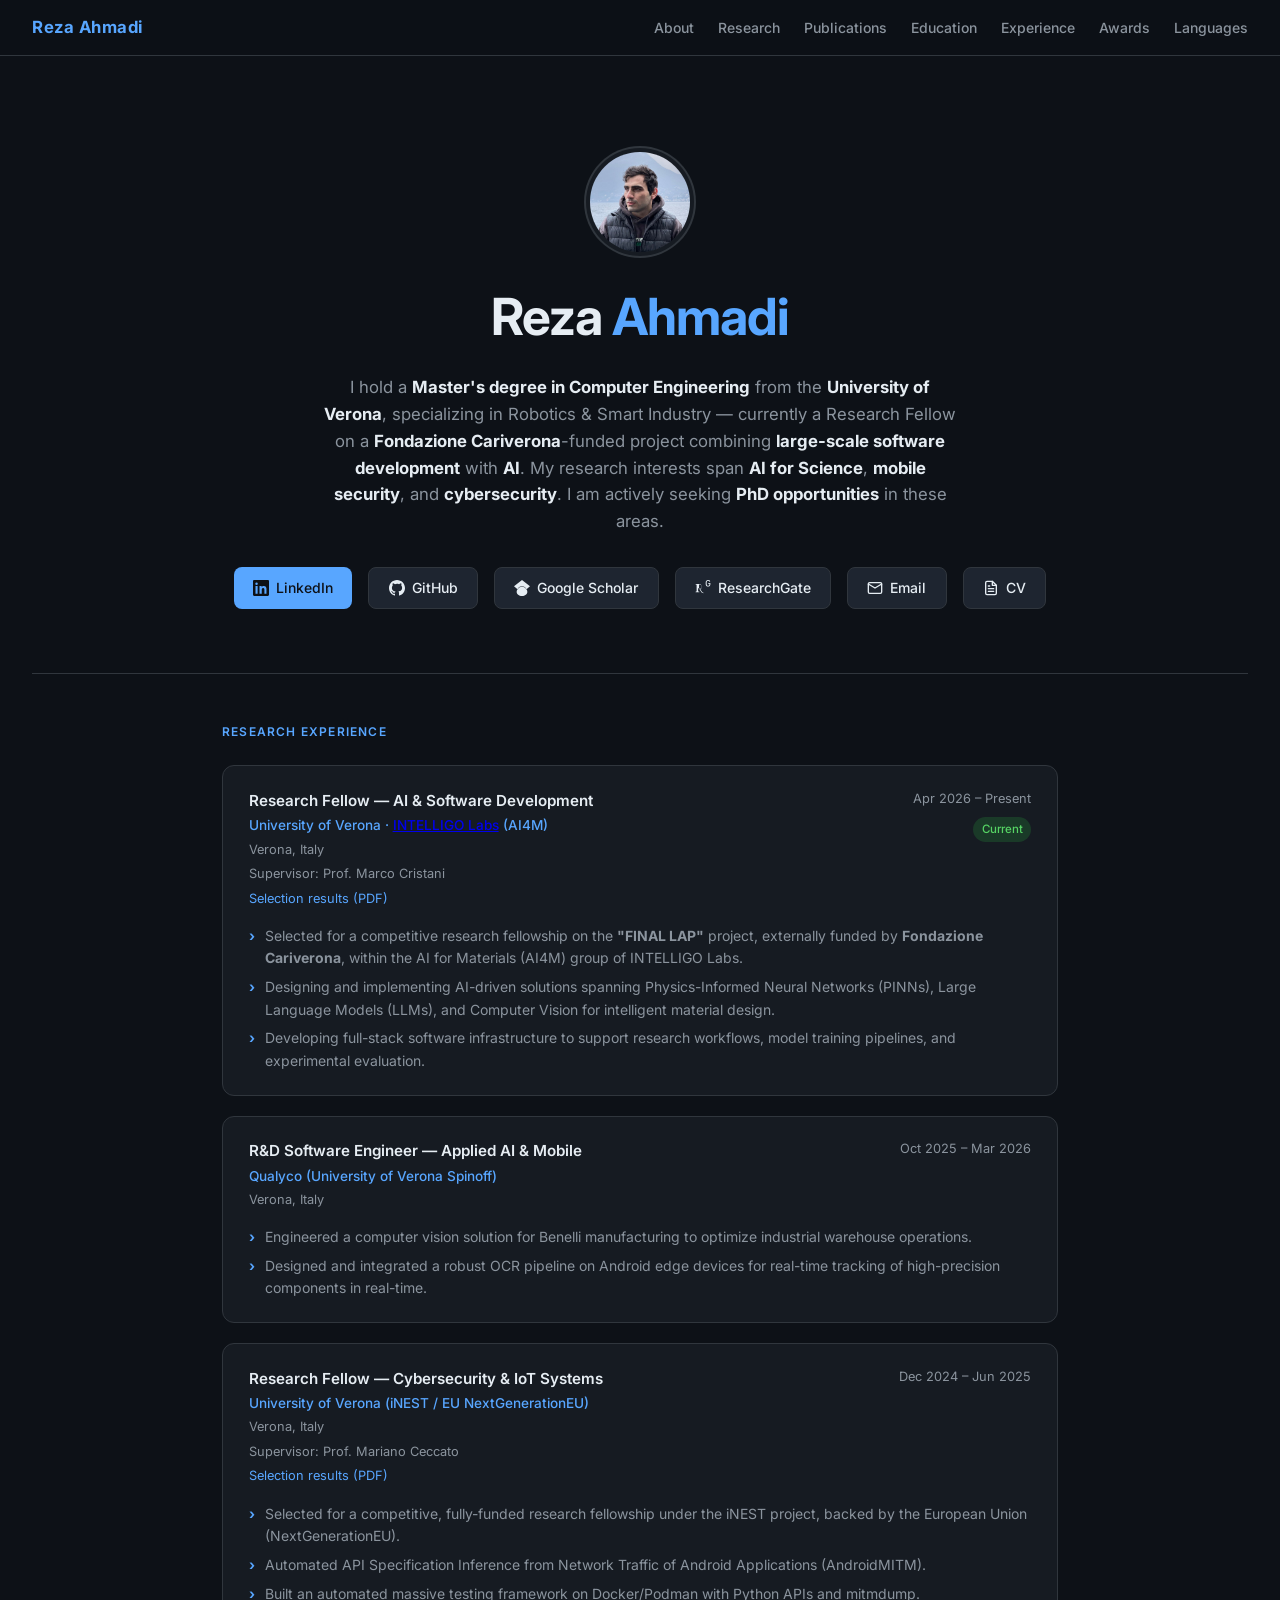
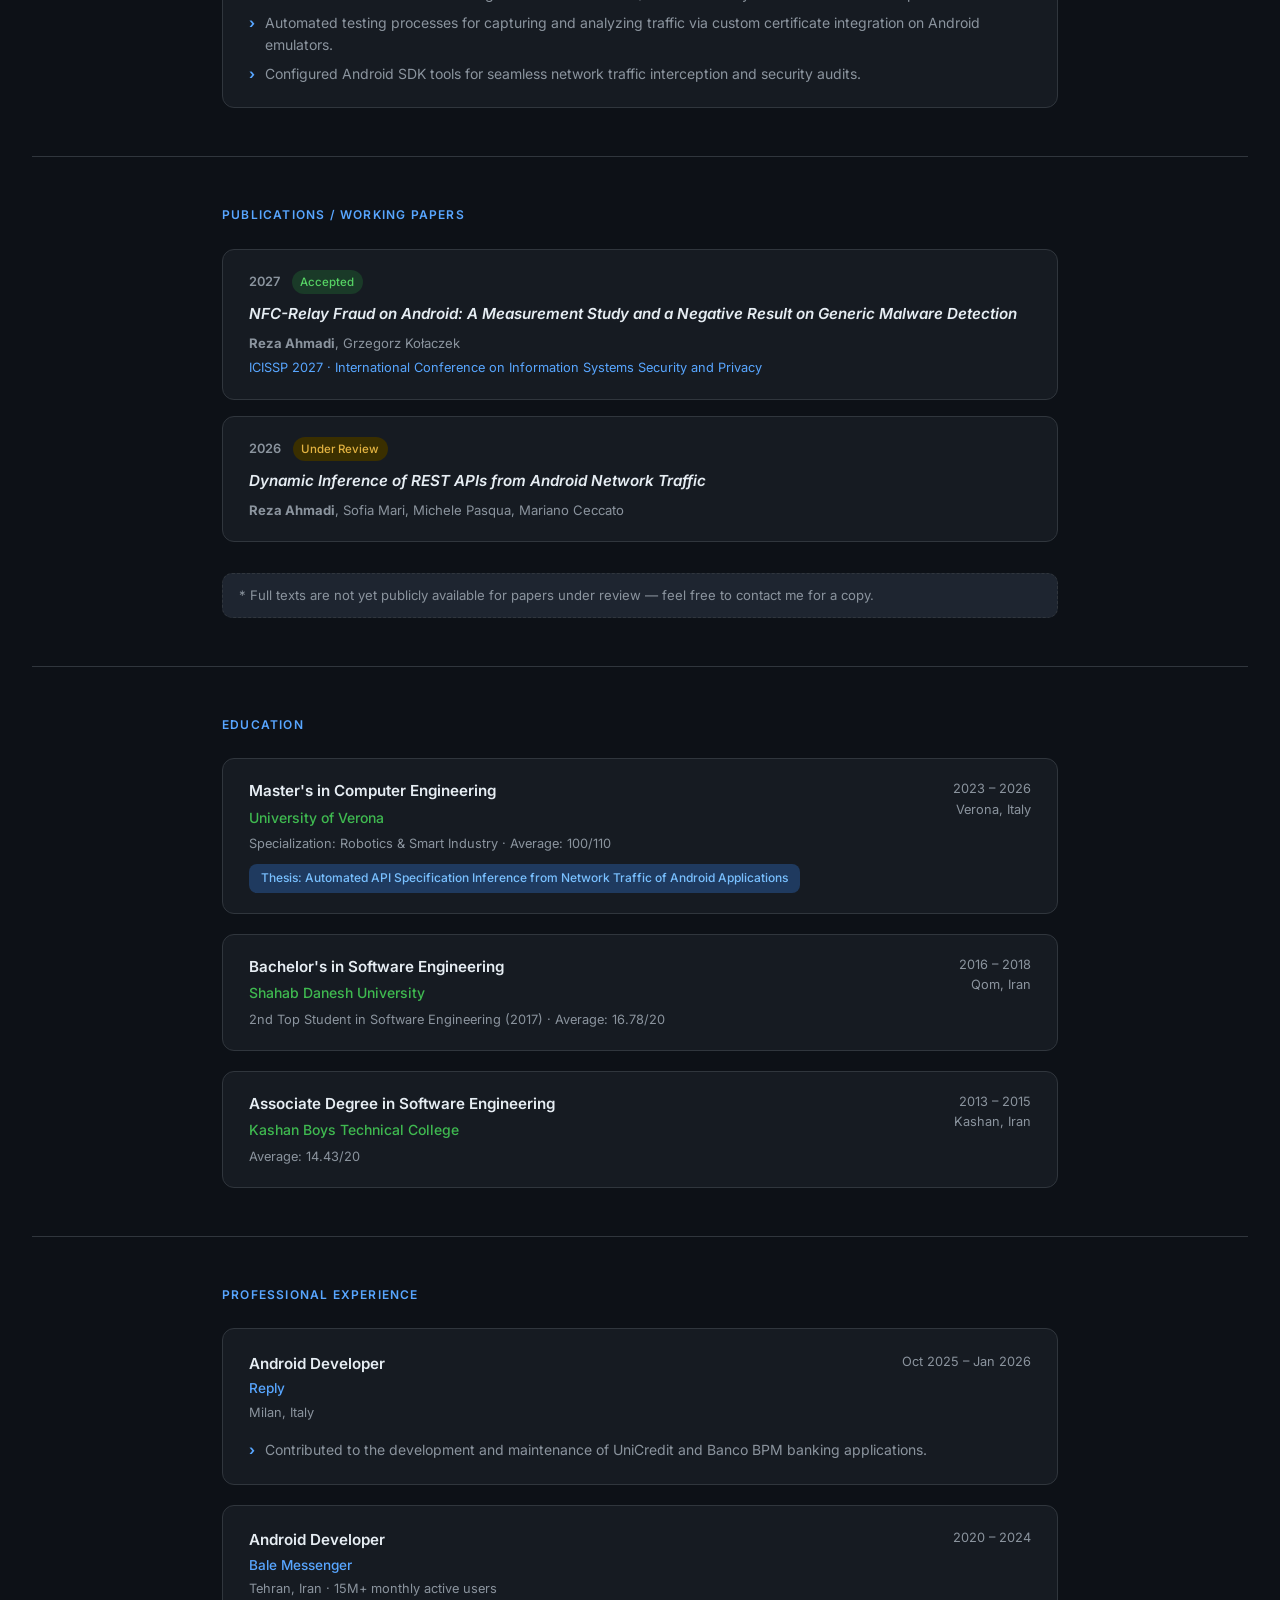
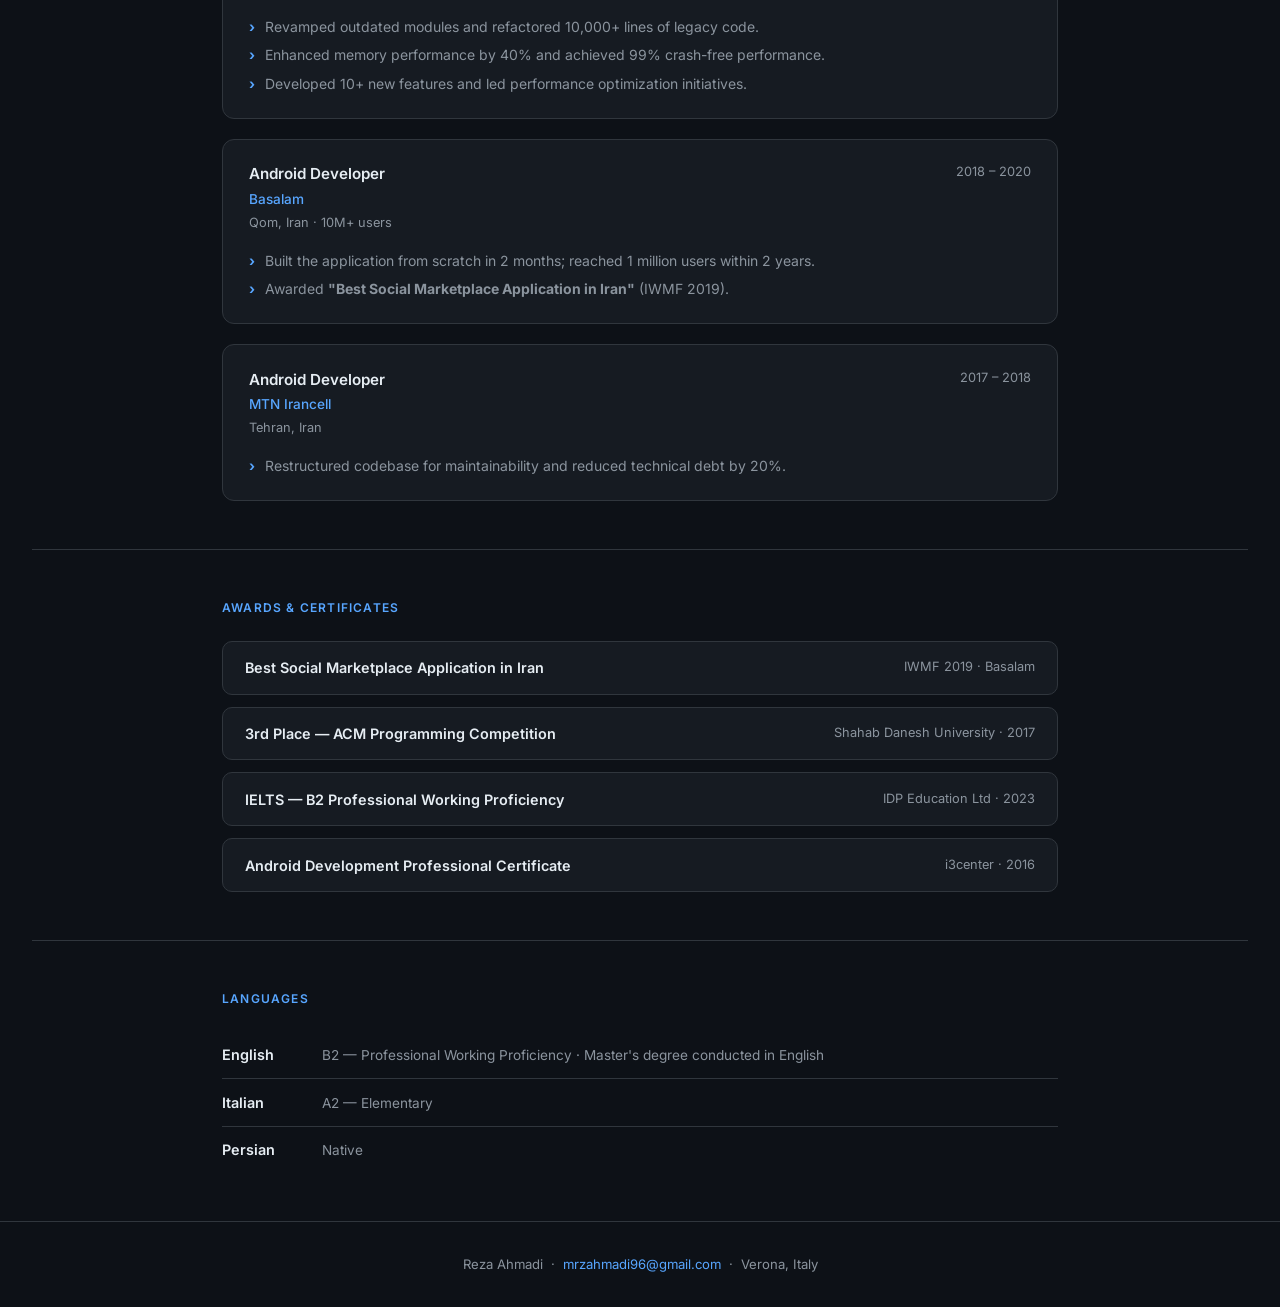
<file: index.html>
<!DOCTYPE html>
<html lang="en">
<head>
  <meta charset="UTF-8" />
  <meta name="viewport" content="width=device-width, initial-scale=1.0" />
  <title>Reza Ahmadi – Research Profile</title>

  <meta name="description" content="Reza Ahmadi — AI researcher and Android developer. Master's graduate of University of Verona, Research Fellow working on Physics-Informed Neural Networks. Seeking PhD opportunities." />

  <meta property="og:type" content="website" />
  <meta property="og:url" content="https://mrzahmadi.github.io" />
  <meta property="og:title" content="Reza Ahmadi – Research Profile" />
  <meta property="og:description" content="AI researcher and Android developer. Master's graduate of University of Verona, working on Physics-Informed Neural Networks and mobile security. Seeking PhD opportunities." />
  <meta property="og:image" content="https://mrzahmadi.github.io/res/image/avatar.jpg" />

  <meta name="twitter:card" content="summary" />
  <meta name="twitter:title" content="Reza Ahmadi – Research Profile" />
  <meta name="twitter:description" content="AI researcher and Android developer. Master's graduate of University of Verona. Seeking PhD opportunities." />
  <meta name="twitter:image" content="https://mrzahmadi.github.io/res/image/avatar.jpg" />

  <link rel="preconnect" href="https://fonts.googleapis.com" />
  <link rel="preconnect" href="https://fonts.gstatic.com" crossorigin />
  <link href="https://fonts.googleapis.com/css2?family=Inter:wght@300;400;500;600;700&display=swap" rel="stylesheet" />
  <link rel="stylesheet" href="style.css" />

  <script async src="https://www.googletagmanager.com/gtag/js?id=G-HFT57KHT1J"></script>
  <script>
    window.dataLayer = window.dataLayer || [];
    function gtag(){dataLayer.push(arguments);}
    gtag('js', new Date());
    gtag('config', 'G-HFT57KHT1J');
  </script>
</head>
<body>

  <nav>
    <span class="logo">Reza Ahmadi</span>
    <ul>
      <li><a href="#about">About</a></li>
      <li><a href="#research">Research</a></li>
      <li><a href="#publications">Publications</a></li>
      <li><a href="#education">Education</a></li>
      <li><a href="#experience">Experience</a></li>
      <li><a href="#awards">Awards</a></li>
      <li><a href="#languages">Languages</a></li>
    </ul>
  </nav>

  <div class="hero" id="about">
    <div class="avatar"><img src="res/image/avatar.jpg" alt="Reza Ahmadi" /></div>
    <h1>Reza <span>Ahmadi</span></h1>
    <p class="tagline">
      I hold a <strong>Master's degree in Computer Engineering</strong> from the
      <strong>University of Verona</strong>, specializing in Robotics &amp; Smart Industry —
      currently a Research Fellow on a <strong>Fondazione Cariverona</strong>-funded project
      combining <strong>large-scale software development</strong> with <strong>AI</strong>.
      My research interests span <strong>AI for Science</strong>, <strong>mobile security</strong>,
      and <strong>cybersecurity</strong>. I am actively seeking <strong>PhD opportunities</strong>
      in these areas.
    </p>
    <div class="hero-links">
      <a class="btn btn-primary" href="https://www.linkedin.com/in/mrzahmadi/" target="_blank" rel="noopener">
        <svg viewBox="0 0 24 24" fill="currentColor"><path d="M20.447 20.452H17.1v-5.569c0-1.328-.027-3.037-1.852-3.037-1.853 0-2.136 1.445-2.136 2.939v5.667H9.765V9.004h3.209v1.562h.046c.447-.847 1.539-1.74 3.168-1.74 3.39 0 4.017 2.232 4.017 5.135v6.491zM5.337 7.433a1.862 1.862 0 1 1 0-3.724 1.862 1.862 0 0 1 0 3.724zM6.926 20.452H3.749V9.004h3.177v11.448zM22.225 0H1.771C.792 0 0 .774 0 1.729v20.542C0 23.227.792 24 1.771 24h20.451C23.2 24 24 23.227 24 22.271V1.729C24 .774 23.2 0 22.225 0z"/></svg>
        LinkedIn
      </a>
      <a class="btn btn-secondary" href="https://github.com/MrzAhmadi" target="_blank" rel="noopener">
        <svg viewBox="0 0 24 24" fill="currentColor"><path d="M12 0C5.374 0 0 5.373 0 12c0 5.302 3.438 9.8 8.207 11.387.599.111.793-.261.793-.577v-2.234c-3.338.726-4.033-1.416-4.033-1.416-.546-1.387-1.333-1.756-1.333-1.756-1.089-.745.083-.729.083-.729 1.205.084 1.839 1.237 1.839 1.237 1.07 1.834 2.807 1.304 3.492.997.107-.775.418-1.305.762-1.604-2.665-.305-5.467-1.334-5.467-5.931 0-1.311.469-2.381 1.236-3.221-.124-.303-.535-1.524.117-3.176 0 0 1.008-.322 3.301 1.23A11.509 11.509 0 0 1 12 5.803c1.02.005 2.047.138 3.006.404 2.291-1.552 3.297-1.23 3.297-1.23.653 1.653.242 2.874.118 3.176.77.84 1.235 1.911 1.235 3.221 0 4.609-2.807 5.624-5.479 5.921.43.372.823 1.102.823 2.222v3.293c0 .319.192.694.801.576C20.566 21.797 24 17.3 24 12c0-6.627-5.373-12-12-12z"/></svg>
        GitHub
      </a>
      <a class="btn btn-secondary" href="https://scholar.google.com/citations?user=NZnIxlIAAAAJ&hl=en" target="_blank" rel="noopener">
        <svg viewBox="0 0 24 24" fill="currentColor"><path d="M5.242 13.769L0 9.5 12 0l12 9.5-5.242 4.269C17.548 11.024 14.978 9.5 12 9.5c-2.977 0-5.548 1.524-6.758 4.269zM12 10c-2.977 0-5.548 1.524-6.758 4.269C4.472 15.026 4 16.5 4 18c0 3.313 3.582 6 8 6s8-2.687 8-6c0-1.5-.472-2.974-1.242-3.731C17.548 11.524 14.977 10 12 10z"/></svg>
        Google Scholar
      </a>
      <a class="btn btn-secondary" href="https://www.researchgate.net/profile/Reza-Ahmadi-47" target="_blank" rel="noopener">
        <svg viewBox="0 0 24 24" fill="currentColor"><path d="M19.586 0c-.818 0-1.508.19-2.073.565-.563.377-.97.936-1.213 1.68a3.193 3.193 0 0 0-.112.437 8.365 8.365 0 0 0-.078.53 9 9 0 0 0-.05.727c-.01.282-.013.621-.013 1.016a31.121 31.123 0 0 0 .014 1.017 9 9 0 0 0 .05.727 7.946 7.946 0 0 0 .077.53h-.005a3.334 3.334 0 0 0 .113.438c.245.743.65 1.303 1.214 1.68.565.376 1.256.564 2.075.564.8 0 1.536-.213 2.105-.603.57-.39.94-.916 1.175-1.65.076-.235.135-.558.177-.93a10.9 10.9 0 0 0 .043-1.207v-.82c0-.095-.047-.142-.14-.142h-3.064c-.094 0-.14.047-.14.141v.956c0 .094.046.14.14.14h1.666c.056 0 .084.03.084.086 0 .36 0 .62-.036.865-.038.244-.1.447-.147.606-.108.385-.348.664-.638.876-.29.212-.738.35-1.227.35-.545 0-.901-.15-1.21-.353-.306-.203-.517-.454-.67-.915a3.136 3.136 0 0 1-.147-.762 17.366 17.367 0 0 1-.034-.656c-.01-.26-.014-.572-.014-.939a26.401 26.403 0 0 1 .014-.938 15.821 15.822 0 0 1 .035-.656 3.19 3.19 0 0 1 .148-.76 1.89 1.89 0 0 1 .742-1.01c.344-.244.593-.352 1.137-.352.508 0 .815.096 1.144.303.33.207.528.492.764.925.047.094.111.118.198.07l1.044-.43c.075-.048.09-.115.042-.199a3.549 3.549 0 0 0-.466-.742 3 3 0 0 0-.679-.607 3.313 3.313 0 0 0-.903-.41A4.068 4.068 0 0 0 19.586 0zM8.217 5.836c-1.69 0-3.036.086-4.297.086-1.146 0-2.291 0-3.007-.029v.831l.744.144c.515.1.773.215.773 1.033v8.452c0 .818-.258.932-.773 1.032l-.744.144v.831c.574-.029 1.633-.029 2.75-.029 1.004 0 2.263.029 2.807.029v-.831l-1.032-.115c-.516-.057-.773-.215-.773-1.033V12.44c.473.043 1.077.043 1.592.043 1.004 2.307 2.264 4.84 3.784 6.244 0 0 .646.577 1.433.856.53.188 1.066.115 1.066.115l-.003-.836h-.074c-.401-.013-1.02-.24-1.4-.585-1.177-1.07-2.14-2.77-3.08-4.778 1.235-.287 2.635-1.433 2.635-3.21 0-2.264-1.792-4.453-4.398-4.453zm-.659 1.103c1.807 0 2.722 1.075 2.722 3.124 0 1.58-.985 2.722-2.693 2.722-.616 0-1.09-.042-1.535-.12V6.99c.372-.035.875-.055 1.506-.055z"/></svg>
        ResearchGate
      </a>
      <a class="btn btn-secondary" href="mailto:mrzahmadi96@gmail.com">
        <svg viewBox="0 0 24 24" fill="none" stroke="currentColor" stroke-width="2" stroke-linecap="round" stroke-linejoin="round"><path d="M4 4h16c1.1 0 2 .9 2 2v12c0 1.1-.9 2-2 2H4c-1.1 0-2-.9-2-2V6c0-1.1.9-2 2-2z"/><polyline points="22,6 12,12 2,6"/></svg>
        Email
      </a>
      <a class="btn btn-secondary" href="res/cv.pdf?v=20261126" target="_blank" rel="noopener">
        <svg viewBox="0 0 24 24" fill="none" stroke="currentColor" stroke-width="2" stroke-linecap="round" stroke-linejoin="round"><path d="M14 2H6a2 2 0 0 0-2 2v16a2 2 0 0 0 2 2h12a2 2 0 0 0 2-2V8z"/><polyline points="14,2 14,8 20,8"/><line x1="16" y1="13" x2="8" y2="13"/><line x1="16" y1="17" x2="8" y2="17"/><polyline points="10,9 9,9 8,9"/></svg>
        CV
      </a>
    </div>
  </div>

  <hr class="divider" />

  <section id="research">
    <p class="section-title">Research Experience</p>
    <div class="timeline">

      <div class="card">
        <div class="card-left">
          <div class="card-title">Research Fellow — AI &amp; Software Development</div>
          <div class="card-org">University of Verona · <a href="https://intelligolabs.net/" target="_blank" rel="noopener noreferrer">INTELLIGO Labs</a> (AI4M)</div>
          <div class="card-location">Verona, Italy</div>
          <div class="card-supervisor">Supervisor: <a href="https://www.dimi.univr.it/?ent=persona&id=218&lang=en" target="_blank" rel="noopener noreferrer">Prof. Marco Cristani</a></div>
          <div class="card-selection"><a href="https://cdn.docs.univr.it/documenti/Concorso/graduatoria/graduatoria228193.pdf" target="_blank" rel="noopener noreferrer">Selection results (PDF)</a></div>
        </div>
        <div class="card-right">
          <div class="card-date">Apr 2026 – Present</div>
          <span class="badge badge-green">Current</span>
        </div>
        <div class="card-desc">
          <ul>
            <li>Selected for a competitive research fellowship on the <strong>"FINAL LAP"</strong> project, externally funded by <strong>Fondazione Cariverona</strong>, within the AI for Materials (AI4M) group of INTELLIGO Labs.</li>
            <li>Designing and implementing AI-driven solutions spanning Physics-Informed Neural Networks (PINNs), Large Language Models (LLMs), and Computer Vision for intelligent material design.</li>
            <li>Developing full-stack software infrastructure to support research workflows, model training pipelines, and experimental evaluation.</li>
          </ul>
        </div>
      </div>


      <div class="card">
        <div class="card-left">
          <div class="card-title">R&amp;D Software Engineer — Applied AI &amp; Mobile</div>
          <div class="card-org">Qualyco (University of Verona Spinoff)</div>
          <div class="card-location">Verona, Italy</div>
        </div>
        <div class="card-right">
          <div class="card-date">Oct 2025 – Mar 2026</div>
        </div>
        <div class="card-desc">
          <ul>
            <li>Engineered a computer vision solution for Benelli manufacturing to optimize industrial warehouse operations.</li>
            <li>Designed and integrated a robust OCR pipeline on Android edge devices for real-time tracking of high-precision components in real-time.</li>
          </ul>
        </div>
      </div>

      <div class="card">
        <div class="card-left">
          <div class="card-title">Research Fellow — Cybersecurity &amp; IoT Systems</div>
          <div class="card-org">University of Verona (iNEST / EU NextGenerationEU)</div>
          <div class="card-location">Verona, Italy</div>
          <div class="card-supervisor">Supervisor: <a href="https://profs.scienze.univr.it/~ceccato/index.php?id=4" target="_blank" rel="noopener noreferrer">Prof. Mariano Ceccato</a></div>
          <div class="card-selection"><a href="https://cdn.docs.univr.it/documenti/Concorso/graduatoria/graduatoria920514.pdf" target="_blank" rel="noopener noreferrer">Selection results (PDF)</a></div>
        </div>
        <div class="card-right">
          <div class="card-date">Dec 2024 – Jun 2025</div>
        </div>
        <div class="card-desc">
          <ul>
            <li>Selected for a competitive, fully-funded research fellowship under the iNEST project, backed by the European Union (NextGenerationEU).</li>
            <li>Automated API Specification Inference from Network Traffic of Android Applications (AndroidMITM).</li>
            <li>Built an automated massive testing framework on Docker/Podman with Python APIs and mitmdump.</li>
            <li>Automated testing processes for capturing and analyzing traffic via custom certificate integration on Android emulators.</li>
            <li>Configured Android SDK tools for seamless network traffic interception and security audits.</li>
          </ul>
        </div>
      </div>

    </div>
  </section>

  <hr class="divider" />

  <section id="publications">
    <p class="section-title">Publications / Working Papers</p>
    <div class="pub-list">

      <div class="pub-card">
        <div class="pub-meta">
          <span class="pub-year">2027</span>
          <span class="badge badge-green">Accepted</span>
        </div>
        <div class="pub-title">NFC-Relay Fraud on Android: A Measurement Study and a Negative Result on Generic Malware Detection</div>
        <div class="pub-authors"><strong>Reza Ahmadi</strong>, Grzegorz Kołaczek</div>
        <div class="pub-venue">ICISSP 2027 · International Conference on Information Systems Security and Privacy</div>
      </div>

      <div class="pub-card">
        <div class="pub-meta">
          <span class="pub-year">2026</span>
          <span class="badge badge-yellow">Under Review</span>
        </div>
        <div class="pub-title">Dynamic Inference of REST APIs from Android Network Traffic</div>
        <div class="pub-authors"><strong>Reza Ahmadi</strong>, Sofia Mari, Michele Pasqua, Mariano Ceccato</div>
      </div>

      <div class="pub-tip">* Full texts are not yet publicly available for papers under review — feel free to contact me for a copy.</div>

    </div>
  </section>

  <hr class="divider" />

  <section id="education">
    <p class="section-title">Education</p>
    <div class="edu-grid">

      <div class="edu-card">
        <div>
          <div class="edu-degree">Master's in Computer Engineering</div>
          <div class="edu-school">University of Verona</div>
          <div class="edu-detail">Specialization: Robotics &amp; Smart Industry · Average: 100/110</div>
          <a class="edu-link" href="https://scholar.google.com/citations?view_op=view_citation&hl=en&user=NZnIxlIAAAAJ&citation_for_view=NZnIxlIAAAAJ:d1gkVwhDpl0C" target="_blank" rel="noopener">Thesis: Automated API Specification Inference from Network Traffic of Android Applications</a>
        </div>
        <div class="edu-year">2023 – 2026<br/>Verona, Italy</div>
      </div>

      <div class="edu-card">
        <div>
          <div class="edu-degree">Bachelor's in Software Engineering</div>
          <div class="edu-school">Shahab Danesh University</div>
          <div class="edu-detail">2nd Top Student in Software Engineering (2017) · Average: 16.78/20</div>
        </div>
        <div class="edu-year">2016 – 2018<br/>Qom, Iran</div>
      </div>

      <div class="edu-card">
        <div>
          <div class="edu-degree">Associate Degree in Software Engineering</div>
          <div class="edu-school">Kashan Boys Technical College</div>
          <div class="edu-detail">Average: 14.43/20</div>
        </div>
        <div class="edu-year">2013 – 2015<br/>Kashan, Iran</div>
      </div>

    </div>
  </section>

  <hr class="divider" />

  <section id="experience">
    <p class="section-title">Professional Experience</p>
    <div class="timeline">

      <div class="card">
        <div class="card-left">
          <div class="card-title">Android Developer</div>
          <div class="card-org">Reply</div>
          <div class="card-location">Milan, Italy</div>
        </div>
        <div class="card-right">
          <div class="card-date">Oct 2025 – Jan 2026</div>
        </div>
        <div class="card-desc">
          <ul>
            <li>Contributed to the development and maintenance of UniCredit and Banco BPM banking applications.</li>
          </ul>
        </div>
      </div>

      <div class="card">
        <div class="card-left">
          <div class="card-title">Android Developer</div>
          <div class="card-org">Bale Messenger</div>
          <div class="card-location">Tehran, Iran · 15M+ monthly active users</div>
        </div>
        <div class="card-right">
          <div class="card-date">2020 – 2024</div>
        </div>
        <div class="card-desc">
          <ul>
            <li>Revamped outdated modules and refactored 10,000+ lines of legacy code.</li>
            <li>Enhanced memory performance by 40% and achieved 99% crash-free performance.</li>
            <li>Developed 10+ new features and led performance optimization initiatives.</li>
          </ul>
        </div>
      </div>

      <div class="card">
        <div class="card-left">
          <div class="card-title">Android Developer</div>
          <div class="card-org">Basalam</div>
          <div class="card-location">Qom, Iran · 10M+ users</div>
        </div>
        <div class="card-right">
          <div class="card-date">2018 – 2020</div>
        </div>
        <div class="card-desc">
          <ul>
            <li>Built the application from scratch in 2 months; reached 1 million users within 2 years.</li>
            <li>Awarded <strong>"Best Social Marketplace Application in Iran"</strong> (IWMF 2019).</li>
          </ul>
        </div>
      </div>

      <div class="card">
        <div class="card-left">
          <div class="card-title">Android Developer</div>
          <div class="card-org">MTN Irancell</div>
          <div class="card-location">Tehran, Iran</div>
        </div>
        <div class="card-right">
          <div class="card-date">2017 – 2018</div>
        </div>
        <div class="card-desc">
          <ul>
            <li>Restructured codebase for maintainability and reduced technical debt by 20%.</li>
          </ul>
        </div>
      </div>

    </div>
  </section>

  <hr class="divider" />

  <section id="awards">
    <p class="section-title">Awards &amp; Certificates</p>
    <div class="awards-list">
      <div class="award-item">
        <div class="award-title">Best Social Marketplace Application in Iran</div>
        <div class="award-meta">IWMF 2019 · Basalam</div>
      </div>
      <div class="award-item">
        <div class="award-title">3rd Place — ACM Programming Competition</div>
        <div class="award-meta">Shahab Danesh University · 2017</div>
      </div>
      <div class="award-item">
        <div class="award-title">IELTS — B2 Professional Working Proficiency</div>
        <div class="award-meta">IDP Education Ltd · 2023</div>
      </div>
      <div class="award-item">
        <div class="award-title">Android Development Professional Certificate</div>
        <div class="award-meta">i3center · 2016</div>
      </div>
    </div>
  </section>

  <hr class="divider" />

  <section id="languages">
    <p class="section-title">Languages</p>
    <div class="lang-grid">
      <div class="lang-item">
        <span class="lang-name">English</span>
        <span class="lang-level">B2 — Professional Working Proficiency · Master's degree conducted in English</span>
      </div>
      <div class="lang-item">
        <span class="lang-name">Italian</span>
        <span class="lang-level">A2 — Elementary</span>
      </div>
      <div class="lang-item">
        <span class="lang-name">Persian</span>
        <span class="lang-level">Native</span>
      </div>
    </div>
  </section>

  <footer>
    <p>Reza Ahmadi &nbsp;·&nbsp; <a href="mailto:mrzahmadi96@gmail.com">mrzahmadi96@gmail.com</a> &nbsp;·&nbsp; Verona, Italy</p>
  </footer>

  <script>
    document.addEventListener('click', function(e) {
      var el = e.target.closest('a, button');
      if (!el) return;
      gtag('event', 'click', {
        element_type: el.tagName.toLowerCase(),
        element_text: el.innerText.trim(),
        element_href: el.href || '',
        element_id: el.id || '',
        element_class: el.className || ''
      });
    });
  </script>

</body>
</html>
</file>
<file: style.css>
*, *::before, *::after { box-sizing: border-box; margin: 0; padding: 0; }

:root {
  --bg: #0d1117;
  --surface: #161b22;
  --surface2: #1e2530;
  --border: #30363d;
  --accent: #58a6ff;
  --accent2: #3fb950;
  --text: #e6edf3;
  --muted: #8b949e;
  --tag-bg: #1f3a5f;
  --tag-text: #79c0ff;
}

html { scroll-behavior: smooth; }

body {
  font-family: 'Inter', sans-serif;
  background: var(--bg);
  color: var(--text);
  line-height: 1.6;
  min-height: 100vh;
}

nav {
  position: sticky;
  top: 0;
  z-index: 100;
  background: rgba(13,17,23,0.85);
  backdrop-filter: blur(12px);
  border-bottom: 1px solid var(--border);
  padding: 0 2rem;
  display: flex;
  align-items: center;
  justify-content: space-between;
  height: 56px;
}

nav .logo { font-weight: 700; color: var(--accent); font-size: 1.05rem; letter-spacing: 0.03em; }
nav ul { list-style: none; display: flex; gap: 1.5rem; }
nav ul a {
  color: var(--muted);
  text-decoration: none;
  font-size: 0.875rem;
  font-weight: 500;
  transition: color 0.2s;
}
nav ul a:hover { color: var(--text); }

.hero {
  max-width: 900px;
  margin: 0 auto;
  padding: 6rem 2rem 4rem;
  text-align: center;
}

.avatar {
  width: 100px;
  height: 100px;
  border-radius: 50%;
  overflow: hidden;
  margin: 0 auto 1.5rem;
  box-shadow: 0 0 0 4px var(--surface), 0 0 0 6px var(--border);
}

.avatar img {
  width: 100%;
  height: 100%;
  object-fit: cover;
  display: block;
}

.hero h1 {
  font-size: clamp(2rem, 5vw, 3.2rem);
  font-weight: 700;
  letter-spacing: -0.02em;
  color: var(--text);
}

.hero h1 span { color: var(--accent); }

.tagline {
  margin-top: 1rem;
  font-size: 1.05rem;
  color: var(--muted);
  max-width: 640px;
  margin-left: auto;
  margin-right: auto;
}

.tagline strong { color: var(--text); }

.hero-links {
  margin-top: 2rem;
  display: flex;
  gap: 1rem;
  justify-content: center;
  flex-wrap: wrap;
}

.btn {
  display: inline-flex;
  align-items: center;
  gap: 0.45rem;
  padding: 0.55rem 1.2rem;
  border-radius: 8px;
  font-size: 0.875rem;
  font-weight: 500;
  text-decoration: none;
  transition: opacity 0.2s, transform 0.15s;
}

.btn:hover { opacity: 0.85; transform: translateY(-1px); }
.btn-primary { background: var(--accent); color: #0d1117; }
.btn-secondary { background: var(--surface2); color: var(--text); border: 1px solid var(--border); }
.btn svg { width: 16px; height: 16px; }

section {
  max-width: 900px;
  margin: 0 auto;
  padding: 3rem 2rem;
}

.section-title {
  font-size: 0.75rem;
  font-weight: 600;
  letter-spacing: 0.1em;
  text-transform: uppercase;
  color: var(--accent);
  margin-bottom: 1.5rem;
}

hr.divider {
  border: none;
  border-top: 1px solid var(--border);
  margin: 0 2rem;
}

.timeline { display: flex; flex-direction: column; gap: 1.25rem; }

.card {
  background: var(--surface);
  border: 1px solid var(--border);
  border-radius: 12px;
  padding: 1.4rem 1.6rem;
  display: grid;
  grid-template-columns: 1fr auto;
  gap: 0.25rem 1rem;
  transition: border-color 0.2s, transform 0.15s;
}

.card:hover { border-color: var(--accent); transform: translateY(-2px); }
.card-left { grid-column: 1; }
.card-right { grid-column: 2; text-align: right; }

.card-title {
  font-weight: 600;
  font-size: 0.95rem;
  color: var(--text);
}

.card-org {
  font-size: 0.85rem;
  color: var(--accent);
  font-weight: 500;
  margin-top: 0.15rem;
}

.card-location {
  font-size: 0.8rem;
  color: var(--muted);
  margin-top: 0.15rem;
}

.card-date {
  font-size: 0.8rem;
  color: var(--muted);
  white-space: nowrap;
}

.card-supervisor {
  font-size: 0.8rem;
  color: var(--muted);
  margin-top: 0.25rem;
}

.card-supervisor a {
  color: var(--muted);
  text-decoration: none;
}

.card-supervisor a:hover {
  color: var(--accent);
  text-decoration: underline;
}

.card-selection {
  font-size: 0.8rem;
  margin-top: 0.25rem;
}

.card-selection a { color: var(--accent); text-decoration: none; }
.card-selection a:hover { text-decoration: underline; }

.card-desc {
  grid-column: 1 / -1;
  margin-top: 0.75rem;
}

.card-desc ul {
  list-style: none;
  display: flex;
  flex-direction: column;
  gap: 0.4rem;
}

.card-desc ul li {
  font-size: 0.875rem;
  color: var(--muted);
  padding-left: 1rem;
  position: relative;
}

.card-desc ul li::before {
  content: '›';
  position: absolute;
  left: 0;
  color: var(--accent);
  font-weight: 700;
}

.badge {
  display: inline-block;
  background: var(--tag-bg);
  color: var(--tag-text);
  font-size: 0.72rem;
  font-weight: 500;
  padding: 0.2rem 0.55rem;
  border-radius: 20px;
  margin-top: 0.5rem;
}

.badge-green {
  background: #1a3a28;
  color: #56d364;
}

.badge-yellow {
  background: #3a2f00;
  color: #e3b341;
  margin-top: 0;
}

/* Publications */
.pub-list { display: flex; flex-direction: column; gap: 1rem; }

.pub-card {
  background: var(--surface);
  border: 1px solid var(--border);
  border-radius: 12px;
  padding: 1.25rem 1.6rem;
  transition: border-color 0.2s, transform 0.15s;
}

.pub-card:hover { border-color: var(--accent); transform: translateY(-2px); }

.pub-meta {
  display: flex;
  align-items: center;
  gap: 0.75rem;
  margin-bottom: 0.5rem;
}

.pub-year {
  font-size: 0.8rem;
  color: var(--muted);
  font-weight: 600;
}

.pub-title {
  font-size: 0.95rem;
  font-weight: 600;
  color: var(--text);
  font-style: italic;
  margin-bottom: 0.4rem;
}

.pub-authors {
  font-size: 0.82rem;
  color: var(--muted);
}

.pub-meta .badge { margin-top: 0; }

.pub-venue {
  font-size: 0.8rem;
  color: var(--accent);
  margin-top: 0.25rem;
}

.pub-tip {
  margin-top: 0.9rem;
  padding: 0.7rem 1rem;
  background: var(--surface2);
  border: 1px dashed var(--border);
  border-radius: 10px;
  font-size: 0.82rem;
  color: var(--muted);
}

.pub-tip strong { color: var(--accent); }

/* Education */
.edu-grid { display: flex; flex-direction: column; gap: 1.25rem; }

.edu-card {
  background: var(--surface);
  border: 1px solid var(--border);
  border-radius: 12px;
  padding: 1.25rem 1.6rem;
  display: flex;
  justify-content: space-between;
  align-items: flex-start;
  gap: 1rem;
  transition: border-color 0.2s, transform 0.15s;
}

.edu-card:hover { border-color: var(--accent2); transform: translateY(-2px); }
.edu-degree { font-weight: 600; font-size: 0.95rem; color: var(--text); }
.edu-school { color: var(--accent2); font-size: 0.875rem; font-weight: 500; margin-top: 0.2rem; }
.edu-detail { color: var(--muted); font-size: 0.8rem; margin-top: 0.3rem; }
.edu-year { color: var(--muted); font-size: 0.8rem; white-space: nowrap; text-align: right; }

.edu-link {
  display: inline-flex;
  align-items: center;
  gap: 0.3rem;
  margin-top: 0.6rem;
  padding: 0.4rem 0.75rem;
  max-width: 100%;
  background: var(--tag-bg);
  color: var(--tag-text);
  font-size: 0.75rem;
  font-weight: 500;
  line-height: 1.35;
  border-radius: 8px;
  text-decoration: none;
  transition: opacity 0.2s, transform 0.15s;
}

.edu-link:hover { opacity: 0.85; transform: translateY(-1px); }

/* Awards */
.awards-list { display: flex; flex-direction: column; gap: 0.75rem; }

.award-item {
  background: var(--surface);
  border: 1px solid var(--border);
  border-radius: 10px;
  padding: 0.9rem 1.4rem;
  display: flex;
  justify-content: space-between;
  align-items: center;
  gap: 1rem;
  transition: border-color 0.2s, transform 0.15s;
}

.award-item:hover { border-color: var(--accent2); transform: translateY(-2px); }

.award-title {
  font-size: 0.9rem;
  font-weight: 600;
  color: var(--text);
}

.award-meta {
  font-size: 0.8rem;
  color: var(--muted);
  white-space: nowrap;
}

/* Languages */
.lang-grid { display: flex; flex-direction: column; }

.lang-item {
  display: flex;
  align-items: baseline;
  gap: 1.25rem;
  padding: 0.7rem 0;
  border-bottom: 1px solid var(--border);
}

.lang-item:last-child { border-bottom: none; }

.lang-name {
  font-size: 0.9rem;
  font-weight: 600;
  color: var(--text);
  min-width: 80px;
}

.lang-level {
  font-size: 0.85rem;
  color: var(--muted);
}

footer {
  border-top: 1px solid var(--border);
  text-align: center;
  padding: 2rem;
  color: var(--muted);
  font-size: 0.82rem;
}

footer a { color: var(--accent); text-decoration: none; }

@media (max-width: 640px) {
  nav { padding: 0 1rem; }
  nav ul { gap: 1rem; }
  nav ul a { font-size: 0.75rem; }

  .hero { padding: 3rem 1.25rem 2.5rem; }
  .tagline { font-size: 0.95rem; }

  section { padding: 2rem 1.25rem; }
  hr.divider { margin: 0 1.25rem; }

  .card {
    grid-template-columns: 1fr;
    padding: 1.1rem 1.2rem;
  }
  .card-right { text-align: left; }

  .edu-card { flex-direction: column; }
  .edu-year { text-align: left; }

  .award-item { flex-direction: column; align-items: flex-start; }
  .award-meta { white-space: normal; }
}

@media (max-width: 400px) {
  nav ul { display: none; }
  .hero-links { flex-direction: column; align-items: center; }
  .btn { width: 100%; justify-content: center; }
}
</file>
